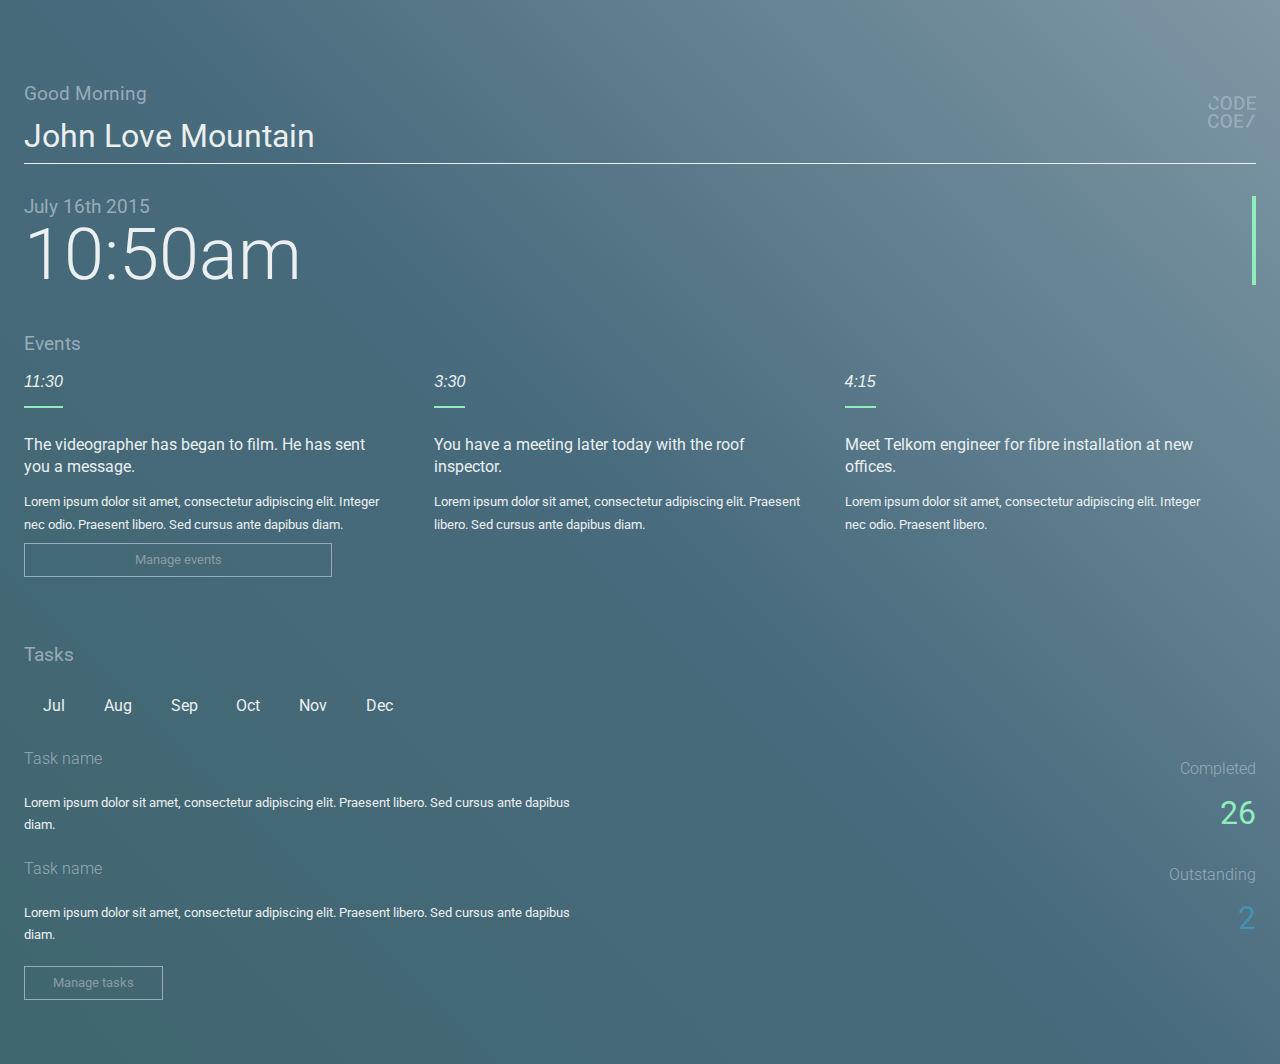
<file: build_/index.html>
<!doctype html>
<html lang="en">
<head>
  <meta charset="UTF-8">
  <title>Vox :: Front End Assesment</title>
  <link href="https://fonts.googleapis.com/css?family=Roboto:300,400,500,700" rel="stylesheet">
  <link rel="stylesheet" href="css/style.css">
  <meta name="viewport" content="width=device-width, initial-scale=1.0">
</head>
<body>
  <main>
    <header>
        <article id="branding">
          <div class="logo">
            <img src="images/logo.svg" alt="Code Coe logo" title="Code Coe logo" />
          </div>
          <div class="greatings">
            <h3>Good Morning</h3>
            <p class="user-name">John Love Mountain</p>
          </div>
        </article> <!-- #branding -->
    </header>
    <article id="current-date">
      <p class="date"><time datetime="16-07-2015">July 16th 2015</time></p>
      <p class="time"><time datetime="10:50+02:00">10:50am</time></p>
    </article> <!-- #current-date -->

    <article id="events">
        <h3>Events</h3>
        <div class="items">
        <section class="event-item">
          <p class="time"><time datetime="11:30+02:00">11:30</time></p>
          <div class="copy">
            <p class="large-para">The videographer has began to film. He has sent you a message.</p>
            <p class="small-para">Lorem ipsum dolor sit amet, consectetur adipiscing elit. Integer nec odio. Praesent libero. Sed cursus ante dapibus diam. </p>
          </div>
        </section> <!-- .event-item -->

        <section class="event-item">
          <p class="time"><time datetime="03:30+02:00">3:30</time></p>
          <div class="copy">
            <p class="large-para">You have a meeting later today with the roof inspector.</p>
            <p class="small-para">Lorem ipsum dolor sit amet, consectetur adipiscing elit. Praesent libero. Sed cursus ante dapibus diam. </p>
          </div>
        </section> <!-- .event-item -->

        <section class="event-item">
          <p class="time"><time datetime="04:15+02:00">4:15</time></p>
          <div class="copy">
            <p class="large-para">Meet Telkom engineer for fibre installation at new offices.</p>
            <p class="small-para">Lorem ipsum dolor sit amet, consectetur adipiscing elit. Integer nec odio. Praesent libero.  </p>
          </div>
        </section> <!-- .event-item -->
      </div> <!-- .items -->
        <button type="button">Manage events</button>
    </article> <!-- #events -->

<footer>
    <article id="tasks">
        <h3>Tasks</h3>
        <section class="task-item">
          <section class="menu-section">
              <nav id="single-nav" class="single-nav menu" role="navigation">
                  <ul>
                      <li><a href="#">Jul</a></li>
                      <li><a href="#">Aug</a></li>
                      <li><a href="#">Sep</a></li>
                      <li><a href="#">Oct</a></li>
                      <li><a href="#">Nov</a></li>
                      <li><a href="#">Dec</a></li>
                  </ul>
              </nav><!-- #single-nav .single-nav -->
          </section><!-- menu-section -->
        </section> <!-- .task-item -->

        <section class="task-item">
          <h4 class="odd">Task name</h4>
          <p class="small-para">Lorem ipsum dolor sit amet, consectetur adipiscing elit. Praesent libero. Sed cursus ante dapibus diam. </p>
        </section> <!-- .task-item -->

        <section class="task-item">
          <h4 class="even">Task name</h4>
          <p class="small-para">Lorem ipsum dolor sit amet, consectetur adipiscing elit. Praesent libero. Sed cursus ante dapibus diam. </p>
        </section> <!-- .task-item -->
        <button type="button">Manage tasks</button>
    </article> <!-- #items-->

    <article id="dashboard">
      <section class="dashboard-item">
        <h4>Completed</h4>
        <p class="even">26</p>
      </section> <!-- .dashboard-item -->
      <section class="dashboard-item">
        <h4>Outstanding</h4>
        <p class="odd">2</p>
      </section> <!-- .dashboard-item -->
    </article> <!-- .dashboard -->
</footer> <!-- Footer -->
  </main>

</body>
</html>
</file>
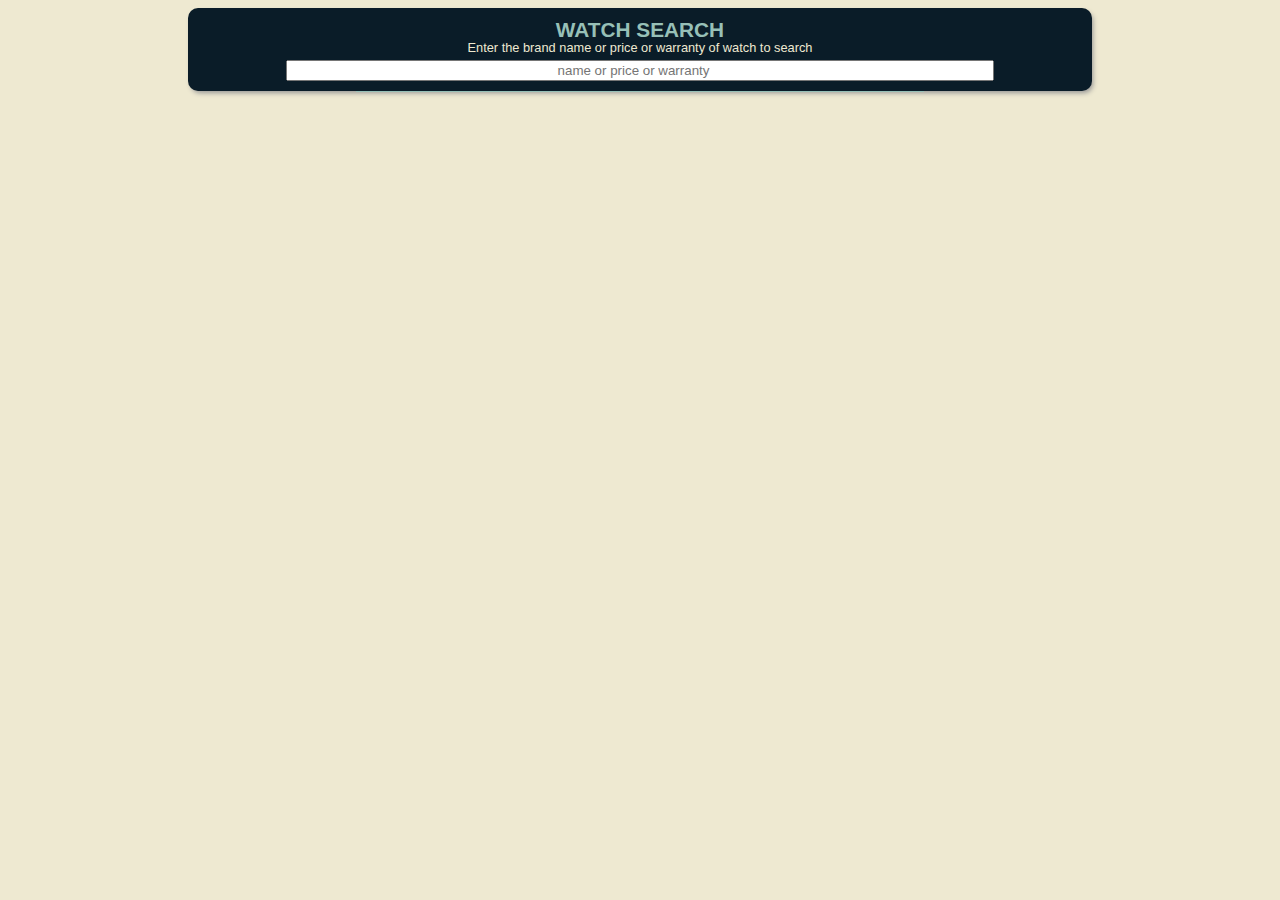
<file: watch search/index.html>
<!DOCTYPE html>
<html lang="en">
<head>
	<meta charset="utf-8" />
	<title>Watch Search</title>
	<link rel="stylesheet" href="style.css" />
</head>
<body>
<div id="searcharea">
	<label for="search">Watch search</label>
	<p>Enter the brand name or price or warranty of watch to search</p>
	<input type="search" name="search" id="search" placeholder="name or price or warranty" />
</div>
<div id="update"></div>
<script src="jquery.js"></script>
<script src="script.js"></script>
</body>
</html>
</file>
<file: watch search/style.css>
/*--------------------------------------------------------------
Main Style
--------------------------------------------------------------*/


body {
	font-family: 'Helvetica', Arial, Times, sans-serif;
	background: #EEE9D1;
}

#searcharea {
	margin: 0 auto;
	text-align: center;
	background: #0a1c28;
	padding: 10px;
	width: 70%;
	-webkit-border-radius: 10px;
	-moz-border-radius: 10px;
	border-radius: 10px;
	-webkit-box-shadow: 2px 3px 5px -1px rgba(150,150,150,1);
	-moz-box-shadow: 2px 3px 5px -1px rgba(150,150,150,1);
	box-shadow: 2px 3px 5px -1px rgba(150,150,150,1);
}

#searcharea label {
	font: bold 1.3em Arial;
	text-transform: uppercase;
	padding-bottom:  5px;
	color: #97C0B7;
}

#searcharea p {
	margin: 0;
	line-height: 1em;
	padding-bottom: 5px;
	color: #EEE9D1;
	font-size: .8em;

}

#searcharea input {
	width: 80%;
	text-align: center;
}

#update {
	width: 45%;
	margin: 0 auto;
	border-top: 1px solid #97C0B7;

}

#update ul {
	list-style: none;
	margin: 0;
	padding: 0;
	font-size: 2em;
	color: #fff;
}

#update ul li {
	width: 100%;
	padding: 0 20px;
	background: #41848F;
	padding-bottom: 10px;
	height: 160px;
	overflow: hidden;
	border-bottom: 1px solid #CCC;

	-webkit-animation: myanim 1s;
	-moz-animation: myanim 1s;
	-o-animation: myanim 1s;
	animation: myanim 1s;

	-webkit-transition: height 0.3s ease-out;
	-moz-transition: height 0.3s ease-out;
	-o-transition: height 0.3s ease-out;
	transition: height 0.3s ease-out;
}

#update li:hover {
	background: #0a1c28;
	min-height: 110px;
	height: 250px;
	overflow: visible;
}

#update h2 {
	margin: 0;
	padding: 0;
	font-size: 1.2em;
	padding-bottom: 5px;
	padding-top: 20px;
	font-family: Arial, Helvetica, sans-serif;
	color: #EEE9D1;
	border-bottom: 1px solid #97C0B7;
	margin-bottom: 10px;
}

#update img {
	float: left;
	width: 80px;
	margin-right: 10px;
	-webkit-border-radius: 10px;
	-moz-border-radius: 10px;
	border-radius: 10px;
}

@-webkit-keyframes myanim {
	0% { opacity: 0.3; }
	100% { opacity: 1.0; }
}

@-moz-keyframes myanim {
	0% { opacity: 0.3; }
	100% { opacity: 1.0; }
}

@-o-keyframes myanim {
	0% { opacity: 0.3; }
	100% { opacity: 1.0; }
}

@keyframes myanim {
	0% { opacity: 0.3; }
	100% { opacity: 1.0; }
}
</file>
<file: build_/css/style.css>
/*--------------------------------------------------------------
Loaded Style
--------------------------------------------------------------*/


@import url('_normalize.css');
@import url('_typography.css');
@import url('_layout.css');
@import url('_main.css');
</file>
